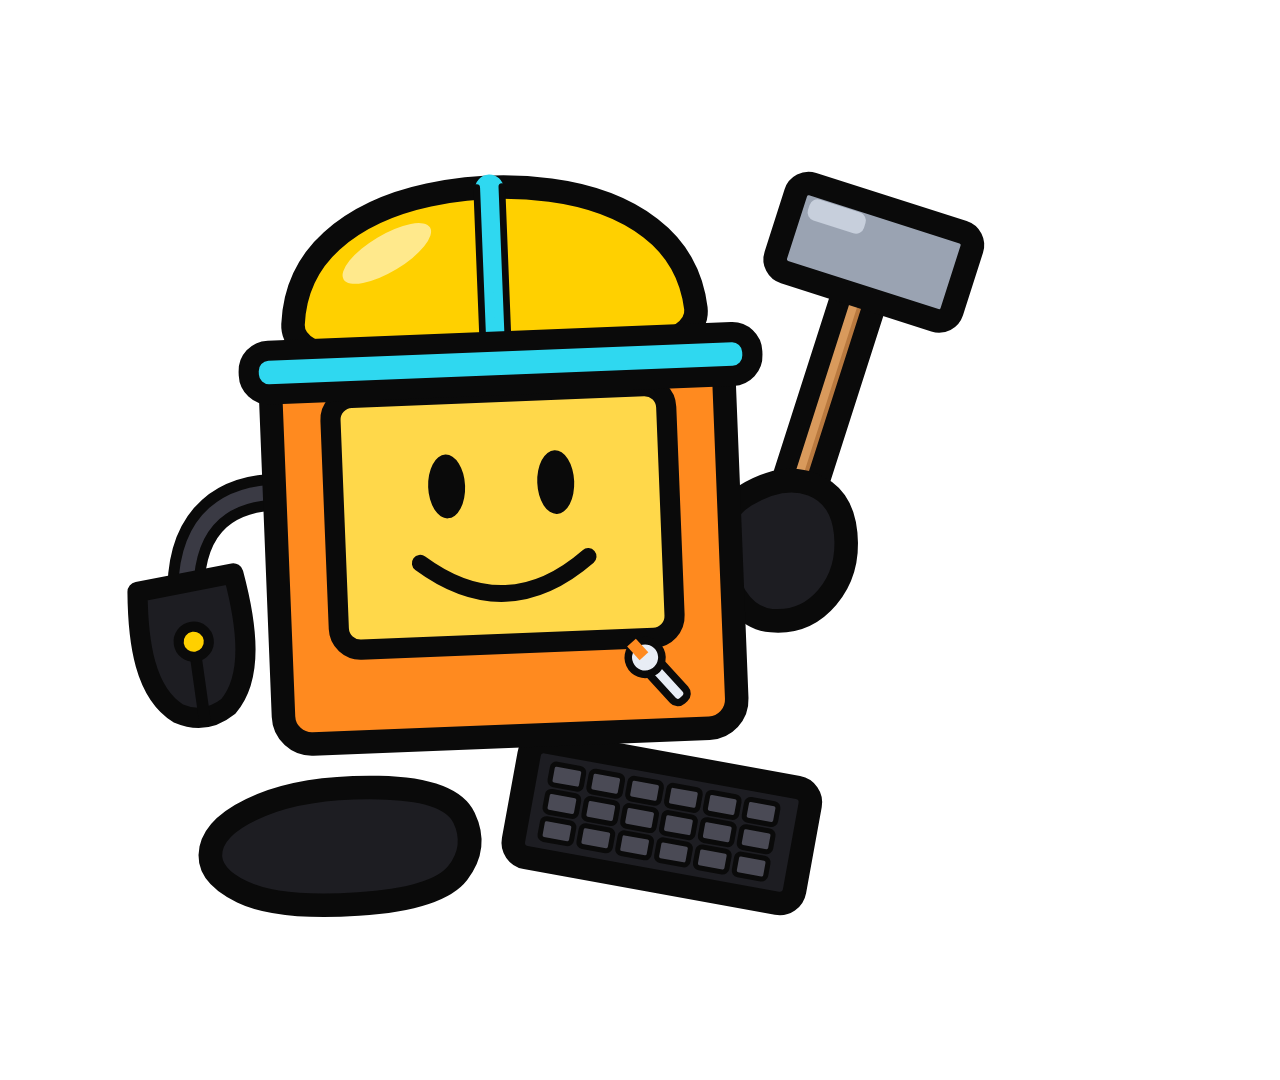
<file: tools/BroArt.html>
<!DOCTYPE html>
<!-- Arte de Builder Pyce (?p=builder, tipo Hammer Bro, guiño a Builderman de Roblox) y
     Miner Pyce (?p=miner, tipo Boomerang Bro: carcasa naranja, cristales rosas/lilas, brazo-ratón de cristal, poseído).
     Genera Enemigos/Pyces/<Builder|Miner> Pyce.png:
     msedge --headless --disable-gpu --hide-scrollbars --window-size=1080,1080
            --default-background-color=00000000 --screenshot="<png>" "file:///<ruta>/tools/BroArt.html?p=builder"
     Anatomía de los Pyces de tierra: monitor, pie (peana) abajo-izq, teclado abajo-dcha, ratón colgando del
     cable a la izquierda (espalda) y mano-paleta a la derecha. Miran a la DERECHA. -->
<html><head><meta charset="UTF-8">
<style>html,body{margin:0;background:transparent;overflow:hidden}canvas{display:block}</style></head>
<body><canvas id="c" width="1080" height="1080"></canvas>
<script>
const P = new URLSearchParams(location.search).get('p') || 'builder';
const c = document.getElementById('c'), x = c.getContext('2d');
const INK = '#0a0a0a', LW = 28;
x.lineJoin = 'round'; x.lineCap = 'round';

function path(pts, closed) {
  x.beginPath(); const n = pts.length;
  x.moveTo((pts[0][0] + pts[n - 1][0]) / 2, (pts[0][1] + pts[n - 1][1]) / 2);
  for (let i = 0; i < n; i++) { const a = pts[i], b = pts[(i + 1) % n]; x.quadraticCurveTo(a[0], a[1], (a[0] + b[0]) / 2, (a[1] + b[1]) / 2); }
  if (closed !== false) x.closePath();
}
function blob(pts, fill, lw) { path(pts); if (fill) { x.fillStyle = fill; x.fill(); } x.strokeStyle = INK; x.lineWidth = lw || LW; x.stroke(); }
function poly(pts, fill, lw) { x.beginPath(); pts.forEach(([a, b], i) => (i ? x.lineTo(a, b) : x.moveTo(a, b))); x.closePath(); if (fill) { x.fillStyle = fill; x.fill(); } x.strokeStyle = INK; x.lineWidth = lw || LW; x.stroke(); }
function rrect(px, py, w, h, r, fill, lw) { x.beginPath(); x.roundRect(px, py, w, h, r); if (fill) { x.fillStyle = fill; x.fill(); } x.strokeStyle = INK; x.lineWidth = lw || LW; x.stroke(); }
function line(pts, col, w) { x.beginPath(); pts.forEach(([a, b], i) => (i ? x.lineTo(a, b) : x.moveTo(a, b))); x.strokeStyle = col; x.lineWidth = w; x.stroke(); }
function cable(fn, col, wOut, wIn) { x.beginPath(); fn(); x.strokeStyle = INK; x.lineWidth = wOut; x.stroke(); x.beginPath(); fn(); x.strokeStyle = col; x.lineWidth = wIn; x.stroke(); }
// Ratón de los Pyces: borde de arriba plano (cable), "U" hacia abajo, rueda con palo hasta la curva
function mouse(mx, my, fill, wheel, rot) {
  x.save(); x.translate(mx, my); x.rotate(rot || 0);
  x.beginPath(); x.moveTo(-58, 0); x.lineTo(58, -6); x.bezierCurveTo(66, 60, 64, 120, 30, 150); x.quadraticCurveTo(0, 168, -30, 150); x.bezierCurveTo(-66, 120, -66, 60, -58, 0); x.closePath();
  x.fillStyle = fill; x.fill(); x.strokeStyle = INK; x.lineWidth = 24; x.stroke();
  line([[0, 86], [0, 160]], INK, 14);
  x.beginPath(); x.arc(0, 68, 18, 0, 7); x.fillStyle = wheel; x.fill(); x.strokeStyle = INK; x.lineWidth = 12; x.stroke();
  x.restore();
}
function keyboard(kx, ky, fill, keys, rot) {
  x.save(); x.translate(kx, ky); x.rotate(rot);
  rrect(-170, -70, 340, 140, 18, fill);
  x.fillStyle = keys; for (let r = 0; r < 3; r++) for (let k = 0; k < 6; k++) { x.beginPath(); x.roundRect(-140 + k * 47, -46 + r * 33, 38, 25, 5); x.fill(); x.strokeStyle = INK; x.lineWidth = 6; x.stroke(); }
  x.restore();
}
function foot(fill) { blob([[190, 860], [300, 820], [470, 830], [500, 900], [450, 960], [260, 965], [175, 920]], fill); }

x.save(); x.translate(500, 560); x.scale(0.84, 0.84); x.rotate(-0.04); x.translate(-540, -560);

if (P === 'builder') {
  const CASE = '#ff8a1f', SCR = '#ffd84a', BLK = '#1d1d22', HAT = '#ffd000', CYAN = '#2fd8f0';
  // martillo en la mano (detrás de la mano)
  x.save(); x.translate(905, 470); x.rotate(0.35);
  rrect(-20, -250, 40, 330, 14, '#b9793f');                     // mango de madera
  line([[-4, -220], [-4, 40]], '#d99a5c', 10);
  rrect(-110, -330, 220, 110, 16, '#9aa3b2');                   // cabeza
  x.fillStyle = '#c7cfdc'; x.beginPath(); x.roundRect(-90, -315, 70, 26, 10); x.fill();
  x.restore();
  // mano-paleta (negra, como los brazos de Builderman)
  blob([[790, 520], [880, 470], [950, 500], [955, 590], [900, 650], [820, 640]], BLK);
  // ratón negro colgando del cable
  cable(() => { x.moveTo(300, 470); x.bezierCurveTo(215, 460, 170, 500, 165, 578); }, '#3a3a44', 44, 18);
  mouse(165, 575, BLK, '#ffd000', -0.1);
  foot(BLK);
  keyboard(720, 880, BLK, '#4a4a55', 0.22);
  // monitor (torso naranja de Builderman)
  rrect(275, 300, 540, 470, 34, CASE);
  rrect(345, 360, 400, 300, 26, SCR, 24);
  // cara clásica de Roblox: dos ojos ovalados y sonrisa
  [[480, 470], [610, 470]].forEach(([ex, ey]) => { x.beginPath(); x.ellipse(ex, ey, 22, 38, 0, 0, 7); x.fillStyle = INK; x.fill(); });
  x.beginPath(); x.moveTo(445, 560); x.quadraticCurveTo(545, 640, 645, 560); x.strokeStyle = INK; x.lineWidth = 20; x.stroke();
  // pegatina de la llave inglesa en la carcasa
  x.save(); x.translate(735, 715); x.rotate(-0.7);
  rrect(-10, -38, 20, 64, 8, '#e8edf5', 9);
  x.beginPath(); x.arc(0, -42, 20, 0.35 * Math.PI, 2.65 * Math.PI); x.fillStyle = '#e8edf5'; x.fill(); x.strokeStyle = INK; x.lineWidth = 9; x.stroke();
  x.beginPath(); x.rect(-7, -66, 14, 22); x.fillStyle = CASE; x.fill();
  x.restore();
  // casco de obra amarillo con visera y franja cian (Builders Club)
  path([[300, 330], [310, 210], [400, 135], [545, 110], [690, 135], [780, 210], [790, 330]]);
  x.fillStyle = HAT; x.fill(); x.strokeStyle = INK; x.lineWidth = LW; x.stroke();
  line([[545, 118], [545, 318]], CYAN, 34); line([[545, 118], [545, 318]], INK, 0.01);
  x.beginPath(); x.moveTo(530, 116); x.lineTo(530, 318); x.moveTo(560, 116); x.lineTo(560, 318); x.strokeStyle = INK; x.lineWidth = 8; x.stroke();
  rrect(250, 300, 600, 52, 24, CYAN, 24);                       // visera
  x.fillStyle = 'rgba(255,255,255,0.55)'; x.beginPath(); x.ellipse(420, 190, 60, 22, -0.5, 0, 7); x.fill();
} else {
  const CASE = '#ff7a1a', CASED = '#d65a08', SCR = '#2a0f3a', PINK = '#ff6fc8', LIL = '#b48cff', LIGHT = '#ffd6f0';
  // Cristal: punta con faceta clara y sombra lila
  function crystal(cx, cy, w, h, rot) {
    x.save(); x.translate(cx, cy); x.rotate(rot);
    poly([[-w / 2, 0], [-w / 2, -h * 0.7], [0, -h], [w / 2, -h * 0.7], [w / 2, 0]], PINK, 20);
    x.beginPath(); x.moveTo(0, -h); x.lineTo(w / 2, -h * 0.7); x.lineTo(w / 2, 0); x.lineTo(0, 0); x.closePath(); x.fillStyle = LIL; x.fill();
    x.beginPath(); x.moveTo(-w * 0.28, -h * 0.12); x.lineTo(-w * 0.28, -h * 0.62); x.strokeStyle = LIGHT; x.lineWidth = 10; x.stroke();
    poly([[-w / 2, 0], [-w / 2, -h * 0.7], [0, -h], [w / 2, -h * 0.7], [w / 2, 0]], null, 20);
    x.restore();
  }
  // pico de cristal en la mano (lo que lanza como bumerán)
  x.save(); x.translate(915, 470); x.rotate(0.3);
  rrect(-18, -240, 36, 320, 14, '#7a4a2a');
  x.beginPath(); x.moveTo(-170, -200); x.quadraticCurveTo(0, -330, 170, -200); x.lineTo(140, -180); x.quadraticCurveTo(0, -270, -140, -180); x.closePath();
  x.fillStyle = PINK; x.fill(); x.strokeStyle = INK; x.lineWidth = 22; x.stroke();
  x.beginPath(); x.moveTo(-110, -215); x.quadraticCurveTo(0, -280, 110, -215); x.strokeStyle = LIGHT; x.lineWidth = 10; x.stroke();
  x.restore();
  blob([[790, 520], [880, 470], [950, 500], [955, 590], [900, 650], [820, 640]], CASE);
  // brazo-ratón de CRISTAL puro: cable de cristal en tramos + ratón de cristal
  [[300, 455, 250, 440], [250, 440, 200, 470], [200, 470, 168, 576]].forEach(([a, b, cc, d]) => { cable(() => { x.moveTo(a, b); x.lineTo(cc, d); }, PINK, 46, 22); });
  [[250, 440], [200, 470]].forEach(([a, b]) => { x.beginPath(); x.arc(a, b, 16, 0, 7); x.fillStyle = LIL; x.fill(); x.strokeStyle = INK; x.lineWidth = 10; x.stroke(); });
  mouse(165, 575, PINK, LIGHT, -0.1);
  x.save(); x.translate(165, 575); x.rotate(-0.1);
  x.beginPath(); x.moveTo(20, 10); x.bezierCurveTo(50, 60, 48, 110, 24, 140); x.lineTo(40, 20); x.closePath(); x.fillStyle = LIL; x.fill();
  line([[-34, 30], [-38, 100]], LIGHT, 10);
  x.restore();
  foot(CASED);
  keyboard(720, 880, CASED, '#5a2a10', 0.22);
  // cristales brotando de la espalda/arriba (detrás del monitor)
  crystal(330, 340, 110, 260, -0.55);
  crystal(430, 320, 130, 320, -0.2);
  crystal(560, 315, 100, 240, 0.12);
  crystal(680, 330, 120, 290, 0.45);
  // monitor naranja, con una grieta de la que asoma cristal
  rrect(275, 300, 540, 470, 34, CASE);
  rrect(345, 360, 400, 300, 26, SCR, 24);
  line([[275, 640], [320, 610], [305, 580], [345, 560]], INK, 12);
  crystal(800, 760, 60, 110, 0.6);
  crystal(300, 770, 50, 90, -0.5);
  // cara poseída: ojos rasgados que brillan rosa, sonrisa torcida con colmillos
  x.save(); x.shadowColor = PINK; x.shadowBlur = 40;
  [[470, 470, -0.35], [620, 470, 0.35]].forEach(([ex, ey, r]) => { x.save(); x.translate(ex, ey); x.rotate(r); x.beginPath(); x.ellipse(0, 0, 50, 20, 0, 0, 7); x.fillStyle = PINK; x.fill(); x.beginPath(); x.ellipse(0, 0, 12, 18, 0, 0, 7); x.fillStyle = '#fff'; x.fill(); x.restore(); });
  x.restore();
  x.beginPath(); x.moveTo(440, 575); x.quadraticCurveTo(500, 610, 545, 585); x.quadraticCurveTo(600, 620, 660, 565); x.strokeStyle = LIL; x.lineWidth = 16; x.stroke();
  x.fillStyle = LIGHT; [[480, 592], [610, 596]].forEach(([fx, fy]) => { x.beginPath(); x.moveTo(fx - 10, fy - 4); x.lineTo(fx + 10, fy - 4); x.lineTo(fx, fy + 22); x.closePath(); x.fill(); });
  // vetas de energía lila en la pantalla
  line([[370, 400], [400, 430], [390, 470]], 'rgba(180,140,255,0.6)', 8);
  line([[715, 620], [690, 600], [700, 570]], 'rgba(180,140,255,0.6)', 8);
}
x.restore();
</script></body></html>
</file>
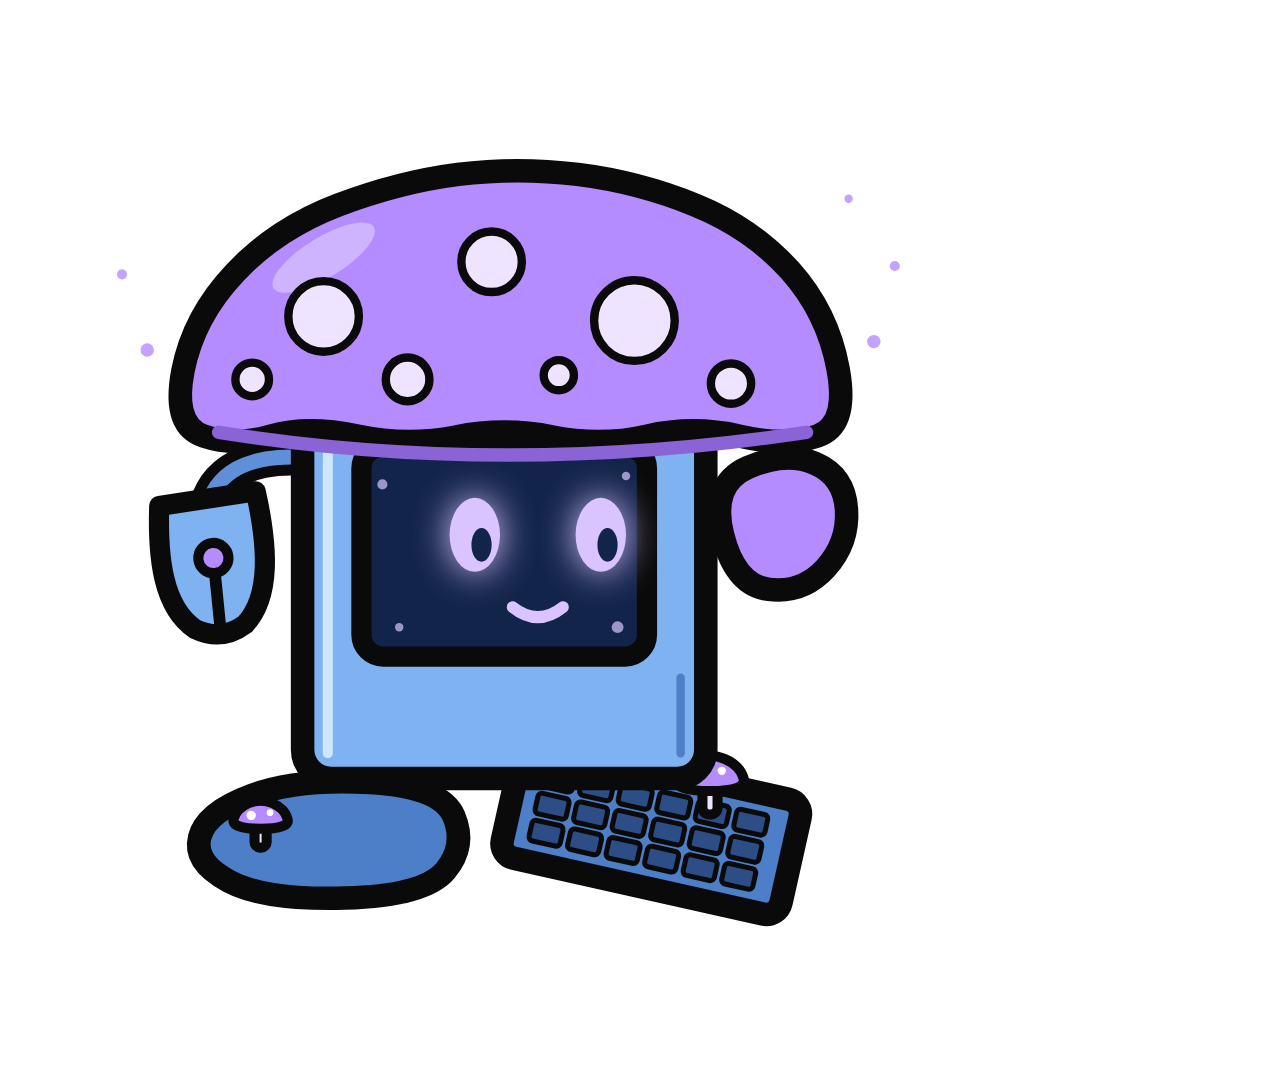
<file: tools/NightArt.html>
<!DOCTYPE html>
<!-- Arte de los Pyces de la noche y el bosque:
       ?p=mushroom  Mushroom Pyce  (seta lila + cuerpo azulado; la franja lisa de la carcasa es la que se estira)
       ?p=piranha   Pyceranha      (enredaderas saliendo de la pantalla + planta piraña azul brillante con puntos cian)
       ?p=vampire   Vampire Pyce   (azul pálido con rojo oscuro, capa, alas y la cara de un vampiro en la pantalla)
       ?p=bat       Bat Pyce       (un murciélago de alas abiertas, en horizontal)
     Genera Enemigos/Pyces/<nombre>.png con tools/NightArt.ps1 (msedge headless, 1080x1080, fondo transparente).
     Misma anatomía que BroArt: monitor, pie abajo-izq, teclado abajo-dcha, ratón colgando a la izquierda y mano a la derecha.
     Miran a la DERECHA. -->
<html><head><meta charset="UTF-8">
<style>html,body{margin:0;background:transparent;overflow:hidden}canvas{display:block}</style></head>
<body><canvas id="c" width="1080" height="1080"></canvas>
<script>
const P = new URLSearchParams(location.search).get('p') || 'mushroom';
const c = document.getElementById('c'), x = c.getContext('2d');
const INK = '#0a0a0a', LW = 28;
x.lineJoin = 'round'; x.lineCap = 'round';

function path(pts, closed) {
  x.beginPath(); const n = pts.length;
  x.moveTo((pts[0][0] + pts[n - 1][0]) / 2, (pts[0][1] + pts[n - 1][1]) / 2);
  for (let i = 0; i < n; i++) { const a = pts[i], b = pts[(i + 1) % n]; x.quadraticCurveTo(a[0], a[1], (a[0] + b[0]) / 2, (a[1] + b[1]) / 2); }
  if (closed !== false) x.closePath();
}
function blob(pts, fill, lw) { path(pts); if (fill) { x.fillStyle = fill; x.fill(); } x.strokeStyle = INK; x.lineWidth = lw || LW; x.stroke(); }
function poly(pts, fill, lw) { x.beginPath(); pts.forEach(([a, b], i) => (i ? x.lineTo(a, b) : x.moveTo(a, b))); x.closePath(); if (fill) { x.fillStyle = fill; x.fill(); } x.strokeStyle = INK; x.lineWidth = lw || LW; x.stroke(); }
function rrect(px, py, w, h, r, fill, lw) { x.beginPath(); x.roundRect(px, py, w, h, r); if (fill) { x.fillStyle = fill; x.fill(); } x.strokeStyle = INK; x.lineWidth = lw || LW; x.stroke(); }
function line(pts, col, w) { x.beginPath(); pts.forEach(([a, b], i) => (i ? x.lineTo(a, b) : x.moveTo(a, b))); x.strokeStyle = col; x.lineWidth = w; x.stroke(); }
function dot(cx, cy, r, fill, lw) { x.beginPath(); x.arc(cx, cy, r, 0, 7); if (fill) { x.fillStyle = fill; x.fill(); } if (lw) { x.strokeStyle = INK; x.lineWidth = lw; x.stroke(); } }
function oval(cx, cy, rx, ry, fill, rot, lw) { x.beginPath(); x.ellipse(cx, cy, rx, ry, rot || 0, 0, 7); if (fill) { x.fillStyle = fill; x.fill(); } if (lw) { x.strokeStyle = INK; x.lineWidth = lw; x.stroke(); } }
function cable(fn, col, wOut, wIn) { x.beginPath(); fn(); x.strokeStyle = INK; x.lineWidth = wOut; x.stroke(); x.beginPath(); fn(); x.strokeStyle = col; x.lineWidth = wIn; x.stroke(); }
// Ratón de los Pyces: borde de arriba plano (cable), "U" hacia abajo, rueda con palo hasta la curva
function mouse(mx, my, fill, wheel, rot) {
  x.save(); x.translate(mx, my); x.rotate(rot || 0);
  x.beginPath(); x.moveTo(-58, 0); x.lineTo(58, -6); x.bezierCurveTo(66, 60, 64, 120, 30, 150); x.quadraticCurveTo(0, 168, -30, 150); x.bezierCurveTo(-66, 120, -66, 60, -58, 0); x.closePath();
  x.fillStyle = fill; x.fill(); x.strokeStyle = INK; x.lineWidth = 24; x.stroke();
  line([[0, 86], [0, 160]], INK, 14);
  x.beginPath(); x.arc(0, 68, 18, 0, 7); x.fillStyle = wheel; x.fill(); x.strokeStyle = INK; x.lineWidth = 12; x.stroke();
  x.restore();
}
function keyboard(kx, ky, fill, keys, rot) {
  x.save(); x.translate(kx, ky); x.rotate(rot);
  rrect(-170, -70, 340, 140, 18, fill);
  x.fillStyle = keys; for (let r = 0; r < 3; r++) for (let k = 0; k < 6; k++) { x.beginPath(); x.roundRect(-140 + k * 47, -46 + r * 33, 38, 25, 5); x.fill(); x.strokeStyle = INK; x.lineWidth = 6; x.stroke(); }
  x.restore();
}
function foot(fill) { blob([[190, 860], [300, 820], [470, 830], [500, 900], [450, 960], [260, 965], [175, 920]], fill); }
// Seta pequeña (cabeza + pie)
function mini(cx, cy, s, cap, stem, spot) {
  rrect(cx - 9 * s, cy - 6 * s, 18 * s, 34 * s, 8 * s, stem, 12);
  path([[cx - 44 * s, cy], [cx - 36 * s, cy - 30 * s], [cx, cy - 46 * s], [cx + 36 * s, cy - 30 * s], [cx + 44 * s, cy]]);
  x.fillStyle = cap; x.fill(); x.strokeStyle = INK; x.lineWidth = 12; x.stroke();
  dot(cx - 14 * s, cy - 20 * s, 7 * s, spot); dot(cx + 14 * s, cy - 24 * s, 5 * s, spot);
}
function leaf(lx, ly, len, rot, fill) {
  x.save(); x.translate(lx, ly); x.rotate(rot);
  x.beginPath(); x.moveTo(0, 0); x.quadraticCurveTo(len * 0.45, -len * 0.42, len, 0); x.quadraticCurveTo(len * 0.45, len * 0.42, 0, 0); x.closePath();
  x.fillStyle = fill; x.fill(); x.strokeStyle = INK; x.lineWidth = 14; x.stroke();
  line([[len * 0.1, 0], [len * 0.75, 0]], 'rgba(0,0,0,0.35)', 6);
  x.restore();
}

x.save();
if (P === 'bat') { x.translate(540, 540); x.scale(0.95, 0.95); x.translate(-540, -540); }
else { x.translate(500, 560); x.scale(0.84, 0.84); x.rotate(P === 'mushroom' ? 0 : -0.04); x.translate(-540, -560); }

if (P === 'mushroom') {
  const CAP = '#b48cff', CAPD = '#8a63d6', SPOT = '#efe4ff', BLU = '#7fb2f0', BLUD = '#4d7fc9', SCR = '#13244a', GLOW = '#d9c4ff';
  // ratón azulado colgando del cable (termina antes de la franja que se estira)
  cable(() => { x.moveTo(330, 440); x.bezierCurveTo(250, 430, 205, 450, 192, 495); }, '#5f8fd8', 44, 18);
  mouse(192, 490, BLU, CAP, -0.1);
  // mano-paleta lila (por encima de la franja)
  blob([[790, 470], [880, 430], [950, 460], [955, 540], [900, 600], [820, 590]], CAP);
  foot(BLUD);
  keyboard(720, 880, BLUD, '#2c4d86', 0.22);
  mini(790, 835, 1, CAP, SPOT, '#ffffff'); mini(255, 880, 0.8, CAP, SPOT, '#ffffff');
  // carcasa azulada alargada: de y=340 a y=820. La franja lisa y=690..780 es la que se estira.
  rrect(305, 340, 480, 480, 34, BLU);
  line([[335, 430], [335, 790]], '#cfe6ff', 12);
  line([[755, 700], [755, 790]], BLUD, 10);
  // pantalla: el Pyce que queda dentro, con ojos que brillan lila
  rrect(375, 425, 340, 250, 26, SCR, 24);
  // mirada hacia la derecha (->): ojos y boca desplazados
  x.save(); x.translate(40, 0);
  x.save(); x.shadowColor = GLOW; x.shadowBlur = 36;
  oval(470, 530, 30, 44, GLOW); oval(620, 530, 30, 44, GLOW);
  x.restore();
  oval(478, 542, 12, 20, SCR); oval(628, 542, 12, 20, SCR);
  x.beginPath(); x.moveTo(515, 616); x.quadraticCurveTo(545, 640, 575, 616); x.strokeStyle = GLOW; x.lineWidth = 14; x.stroke();
  x.restore();
  [[400, 470, 6], [690, 460, 5], [420, 640, 5], [680, 640, 7]].forEach(([a, b, r]) => dot(a, b, r, 'rgba(217,196,255,0.7)'));
  // sombrero de seta que se come el monitor
  path([[150, 400], [175, 270], [275, 165], [420, 110], [560, 92], [705, 110], [840, 165], [930, 265], [955, 400], [880, 425], [770, 400], [660, 425], [545, 402], [430, 425], [310, 400], [225, 425]]);
  x.fillStyle = CAP; x.fill(); x.strokeStyle = INK; x.lineWidth = LW; x.stroke();
  // láminas bajo el sombrero
  x.beginPath(); x.moveTo(205, 408); x.quadraticCurveTo(545, 462, 905, 408); x.strokeStyle = CAPD; x.lineWidth = 16; x.stroke();
  x.fillStyle = 'rgba(255,255,255,0.35)'; x.beginPath(); x.ellipse(330, 200, 70, 24, -0.55, 0, 7); x.fill();
  [[330, 270, 42], [530, 205, 36], [700, 275, 48], [430, 345, 26], [815, 350, 24], [245, 345, 20], [610, 340, 18]].forEach(([a, b, r]) => dot(a, b, r, SPOT, 10));
  // esporas
  [[120, 310, 8], [90, 220, 6], [985, 300, 8], [1010, 210, 6], [955, 130, 5]].forEach(([a, b, r]) => dot(a, b, r, 'rgba(180,140,255,0.8)'));
} else if (P === 'piranha') {
  // inclinación hacia delante: la parte alta del Pyce se desplaza a la derecha (anclaje en y=560)
  x.save();
  const CASE = '#2f7a4f', CASED = '#1d5236', SCR = '#0e2a1c', VINE = '#3fcf5a', VINED = '#1e7a35', PLANT = '#2f9bff', PLANTD = '#1f6fe0', DOT = '#2ff0ff', MOUTH = '#7a1030', GLOW = '#a8ffb8';
  // ratón verde oscuro colgando del cable
  // el cable nace detrás de la carcasa (se dibuja antes del monitor)
  cable(() => { x.moveTo(420, 450); x.bezierCurveTo(300, 440, 200, 480, 165, 578); }, VINE, 46, 22);
  // enredadera al teclado: va por detrás del teclado (se dibuja antes que él)
  cable(() => { x.moveTo(420, 705); x.bezierCurveTo(430, 780, 500, 800, 575, 840); }, VINED, 44, 20);
  leaf(575, 840, 70, 0.6, VINE);
  mouse(165, 575, CASED, VINE, -0.1);
  // mano-paleta
  blob([[790, 560], [880, 510], [950, 540], [955, 630], [900, 690], [820, 680]], CASE);
  foot(CASED);
  keyboard(720, 880, CASED, '#0f2e1d', 0.22);
  leaf(300, 905, 90, -2.4, VINE);
  // monitor y pantalla desplazados a la derecha: todo el Pyce mira hacia ->
  x.save(); x.translate(45, 0);
  rrect(275, 330, 540, 440, 34, CASE);
  rrect(345, 390, 400, 290, 26, SCR, 24);
  // cara: un ojo asoma, el otro está tapado por la enredadera. Toda la cara va desplazada a la derecha (mira ->)
  x.save(); x.translate(55, 0);
  x.save(); x.shadowColor = GLOW; x.shadowBlur = 32;
  oval(470, 500, 28, 40, GLOW);
  x.restore();
  // pupila mirando a la derecha (->)
  oval(486, 512, 10, 17, SCR);
  // cejas enfadadas: caen hacia el centro
  line([[428, 452], [500, 482]], GLOW, 16);
  line([[600, 482], [660, 452]], GLOW, 16);
  // boca en frown, con los dientes apretados
  x.beginPath(); x.moveTo(440, 640); x.quadraticCurveTo(515, 585, 590, 640); x.strokeStyle = GLOW; x.lineWidth = 14; x.stroke();
  x.restore();
  // pantalla rota: impacto con anillo, grietas que salen de él y trozos de cristal que faltan
  const CRACK = 'rgba(225,245,235,0.9)';
  x.fillStyle = '#050b08';
  [[[590, 552], [650, 546], [640, 602], [598, 598]], [[378, 585], [420, 575], [412, 632], [372, 625]], [[600, 470], [648, 462], [652, 515], [606, 520]]].forEach((pts) => { x.beginPath(); pts.forEach(([a, b], i) => (i ? x.lineTo(a, b) : x.moveTo(a, b))); x.closePath(); x.fill(); });
  [[[480, 440], [456, 472], [500, 500], [462, 542], [522, 586], [506, 628]], [[480, 440], [542, 456], [578, 426], [628, 468], [658, 452]], [[456, 472], [404, 456], [372, 492]], [[500, 500], [562, 522], [612, 506], [652, 556]], [[462, 542], [410, 578], [384, 632]], [[578, 426], [598, 396], [634, 394]], [[542, 456], [530, 420], [500, 396]]].forEach((pts) => { x.beginPath(); pts.forEach(([a, b], i) => (i ? x.lineTo(a, b) : x.moveTo(a, b))); x.strokeStyle = CRACK; x.lineWidth = 5; x.stroke(); });
  x.beginPath(); x.arc(480, 440, 15, 0, 7); x.strokeStyle = CRACK; x.lineWidth = 4; x.stroke();
  x.restore();
  // enredaderas: salen de la pantalla, cruzan la carcasa y suben al tallo de la planta
  cable(() => { x.moveTo(720, 600); x.bezierCurveTo(640, 560, 700, 470, 640, 420); }, VINE, 42, 20);
  cable(() => { x.moveTo(560, 650); x.bezierCurveTo(470, 690, 360, 640, 330, 560); x.bezierCurveTo(305, 500, 345, 450, 330, 400); }, VINE, 40, 18);
  leaf(640, 430, 90, -2.1, VINE); leaf(330, 420, 85, -1.0, VINE); leaf(345, 600, 80, 2.4, VINED);
  // brazos de enredadera: uno sale del monitor hacia la mano, otro baja hacia el pie
  cable(() => { x.moveTo(745, 520); x.bezierCurveTo(800, 470, 880, 520, 862, 596); }, VINE, 46, 22);
  leaf(862, 596, 70, 0.6, VINE);
  // tallo (sale de la esquina de la pantalla y sube a la planta)
  cable(() => { x.moveTo(735, 470); x.bezierCurveTo(840, 470, 800, 400, 850, 330); }, VINE, 62, 38);
  // planta piraña azul brillante: boca abierta hacia la derecha (cabeza grande, 3 dientes arriba y 3 abajo)
  // cabeza de perfil: la planta mira a la derecha (->). Boca abierta hacia el lado, dientes en las dos mandíbulas
  // cabeza girada hacia la derecha: giro sobre la base del cuello (800,340)
  x.save(); x.translate(0, -24); x.translate(800, 340); x.rotate(0.15); x.translate(-800, -340);
  // interior de la boca (abierta hacia la derecha)
  // lengua roja: empieza después de la bisagra y asoma hacia la derecha
  poly([[795, 337], [1000, 330], [1060, 352], [995, 359], [795, 351]], MOUTH, 10);
  // bisagra cerrada: une las mandíbulas detrás, dejando la abertura solo hacia la derecha
  dot(782, 320, 32, PLANTD, 16);
  // mandíbula superior girada hacia arriba: bisagra en la parte de atrás (760,305)
  x.save(); x.translate(760, 305); x.rotate(0.04); x.translate(-760, -305);
  // dientes de la mandíbula superior (apuntan abajo)
  [[900, 300], [960, 298], [1010, 292]].forEach(([a, b]) => poly([[a - 20, b - 4], [a + 20, b - 4], [a, b + 42]], '#ffffff', 8));
  // mandíbula inferior abierta: gira hacia abajo sobre la bisagra de atrás (760,340)
  x.save(); x.translate(760, 340); x.rotate(0.12); x.translate(-760, -340);
  // dientes de la mandíbula inferior (apuntan arriba)
  [[880, 340], [935, 342]].forEach(([a, b]) => poly([[a - 20, b + 4], [a + 20, b + 4], [a, b - 42]], '#ffffff', 8));
  // mandíbula inferior
  blob([[760, 330], [950, 346], [1012, 384], [930, 402], [800, 392], [760, 370]], PLANTD);
  x.restore();
  // mandíbula superior: hocico que apunta a la derecha
  blob([[760, 200], [840, 150], [940, 160], [1030, 240], [1042, 290], [960, 306], [760, 306]], PLANT);
  // ojo mirando a la derecha
  dot(850, 218, 22, '#ffffff', 8); dot(862, 218, 10, DOT);
  // puntos cian del cráneo
  [[800, 250, 13], [830, 290, 9], [900, 185, 10]].forEach(([a, b, r]) => dot(a, b, r, DOT, 6));
  x.fillStyle = 'rgba(255,255,255,0.5)'; x.beginPath(); x.ellipse(820, 175, 46, 14, -0.45, 0, 7); x.fill();
  x.restore();
  x.restore();
  x.restore();} else if (P === 'vampire') {
  const PALE = '#bcd0ee', PALED = '#8fa8d6', RED = '#8b1224', REDD = '#5a0a16', FACE = '#e9f0fb', HAIR = '#14101c', EYE = '#ff2a4a';
  // alas detrás del cuerpo (membrana roja, huesos negros)
  poly([[310, 440], [170, 230], [95, 215], [60, 150], [30, 270], [75, 330], [45, 420], [120, 410], [95, 500], [200, 470], [250, 540]], RED);
  line([[310, 440], [95, 215]], INK, 14); line([[310, 440], [45, 420]], INK, 14); line([[310, 440], [95, 500]], INK, 14);
  poly([[790, 440], [930, 230], [1005, 215], [1040, 150], [1070, 270], [1025, 330], [1055, 420], [980, 410], [1005, 500], [900, 470], [850, 540]], RED);
  line([[790, 440], [1005, 215]], INK, 14); line([[790, 440], [1055, 420]], INK, 14); line([[790, 440], [1005, 500]], INK, 14);
  // capa
  poly([[300, 340], [235, 540], [245, 790], [830, 800], [850, 540], [785, 340]], REDD);
  // cuello alto de la capa (dos picos)
  poly([[290, 350], [250, 160], [410, 330]], RED); poly([[800, 350], [845, 160], [680, 330]], RED);
  poly([[295, 345], [268, 215], [370, 335]], PALE, 12); poly([[795, 345], [826, 215], [725, 335]], PALE, 12);
  // ratón y mano
  cable(() => { x.moveTo(300, 480); x.bezierCurveTo(215, 470, 170, 510, 165, 588); }, '#7d90b8', 44, 18);
  mouse(165, 585, PALE, RED, -0.1);
  blob([[790, 540], [880, 490], [950, 520], [955, 610], [900, 670], [820, 660]], PALE);
  foot(REDD);
  keyboard(720, 885, REDD, '#2a0510', 0.22);
  // monitor azul pálido con la cara de un vampiro en la pantalla
  rrect(275, 330, 540, 440, 34, PALE);
  line([[300, 430], [300, 720]], '#e4eeff', 12);
  // pantalla y cara desplazadas a la derecha (->)
  x.save(); x.translate(40, 0);
  rrect(345, 385, 400, 300, 26, FACE, 24);
  poly([[355, 395], [735, 395], [735, 470], [610, 480], [545, 440], [480, 480], [355, 470]], HAIR, 10);   // pelo con pico en la frente
  x.save(); x.shadowColor = EYE; x.shadowBlur = 30;
  [[470, 535, -0.3], [620, 535, 0.3]].forEach(([ex, ey, r]) => oval(ex, ey, 40, 17, EYE, r));
  x.restore();
  [[470, 535], [620, 535]].forEach(([ex, ey]) => oval(ex, ey, 7, 15, INK));
  line([[425, 495], [505, 510]], INK, 12); line([[665, 495], [585, 510]], INK, 12);
  x.beginPath(); x.moveTo(470, 610); x.quadraticCurveTo(545, 645, 620, 610); x.strokeStyle = INK; x.lineWidth = 14; x.stroke();
  [[505, 626], [585, 626]].forEach(([a, b]) => poly([[a - 13, b - 12], [a + 13, b - 12], [a, b + 32]], '#ffffff', 8));
  poly([[545, 700], [575, 730], [545, 760], [515, 730]], EYE, 12);   // broche
  x.restore();
} else {
  // BAT: murciélago de alas abiertas en horizontal (el cuerpo es un monitorcito)
  const PALE = '#bcd0ee', RED = '#8b1224', REDD = '#5a0a16', SCR = '#1a1330', EYE = '#ff2a4a';
  const wing = (m) => {
    const X = (v) => (m ? 1080 - v : v);
    x.beginPath(); [[440, 450], [300, 335], [135, 262], [70, 305], [100, 365], [40, 435], [110, 470], [80, 545], [185, 522], [250, 592], [335, 532], [430, 565]].forEach(([a, b], i) => (i ? x.lineTo(X(a), b) : x.moveTo(X(a), b)));
    x.closePath(); x.fillStyle = RED; x.fill(); x.strokeStyle = INK; x.lineWidth = LW; x.stroke();
    [[135, 262], [40, 435], [80, 545], [250, 592]].forEach(([a, b]) => line([[X(440), 462], [X(a), b]], INK, 14));
  };
  wing(false); wing(true);
  // orejas puntiagudas
  poly([[450, 400], [425, 285], [515, 365]], PALE); poly([[630, 400], [655, 285], [565, 365]], PALE);
  poly([[455, 385], [440, 322], [490, 372]], RED, 8); poly([[625, 385], [640, 322], [590, 372]], RED, 8);
  // patitas
  oval(490, 600, 24, 14, REDD, 0, 12); oval(590, 600, 24, 14, REDD, 0, 12);
  // cuerpo: monitorcito con cara de murciélago
  rrect(425, 385, 230, 215, 38, PALE);
  // cara desplazada a la derecha (->)
  x.save(); x.translate(25, 0);
  rrect(458, 418, 164, 140, 20, SCR, 20);
  x.save(); x.shadowColor = EYE; x.shadowBlur = 24;
  [[505, 475, -0.25], [575, 475, 0.25]].forEach(([ex, ey, r]) => oval(ex, ey, 24, 12, EYE, r));
  x.restore();
  [[505, 475], [575, 475]].forEach(([ex, ey]) => oval(ex, ey, 5, 10, INK));
  x.beginPath(); x.moveTo(505, 520); x.quadraticCurveTo(540, 540, 575, 520); x.strokeStyle = '#d6e2f7'; x.lineWidth = 9; x.stroke();
  [[518, 527], [562, 527]].forEach(([a, b]) => poly([[a - 8, b - 6], [a + 8, b - 6], [a, b + 20]], '#ffffff', 6));
  x.restore();
}
x.restore();
</script></body></html>
</file>
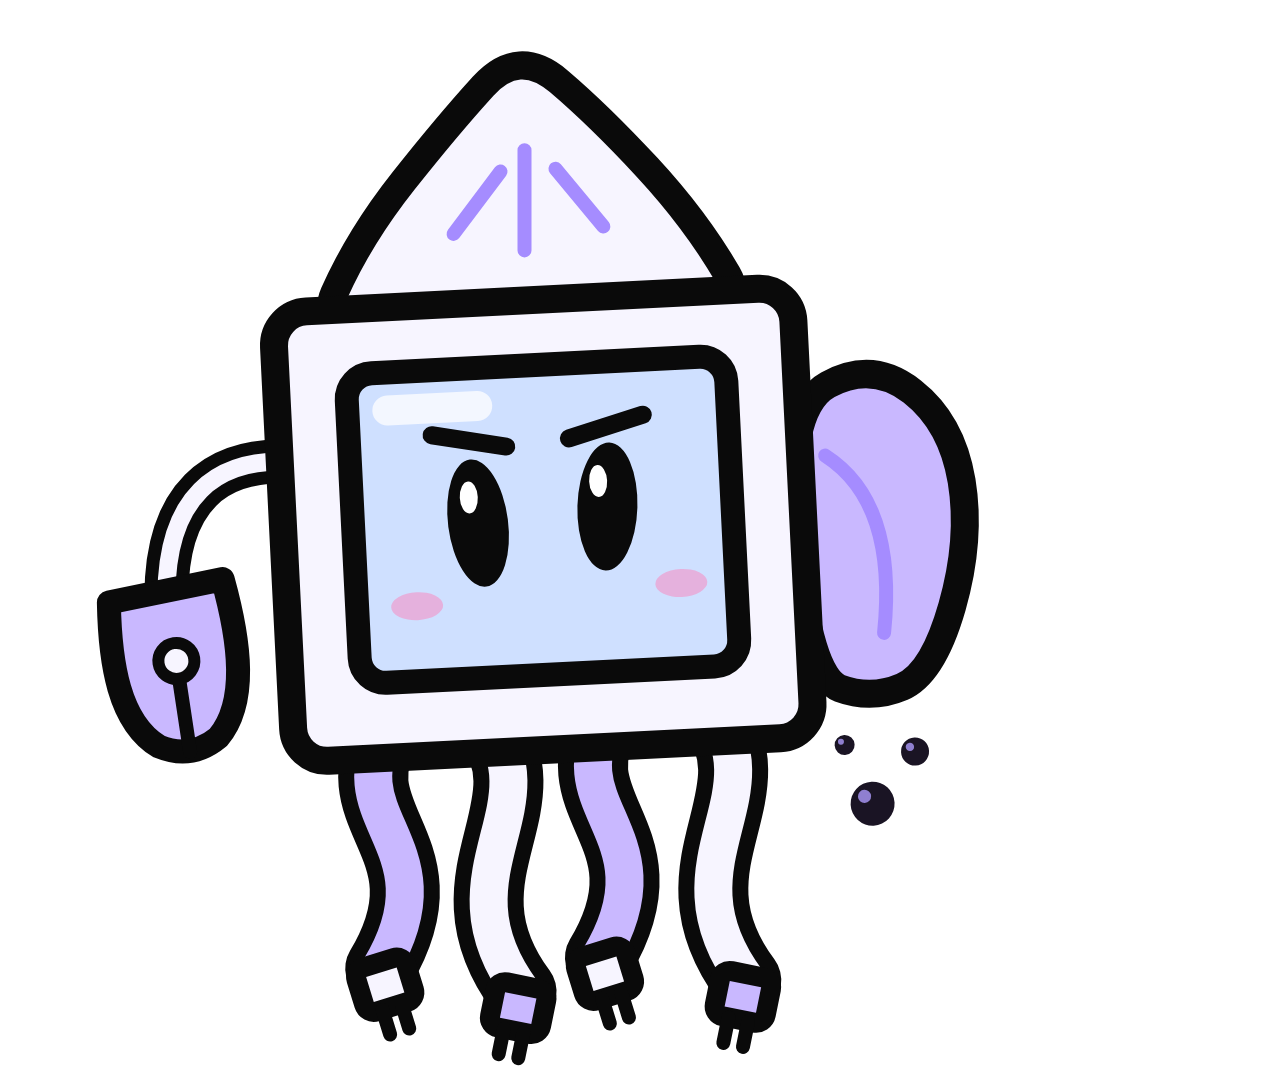
<file: tools/SquidArt.html>
<!DOCTYPE html>
<!-- Arte del Squid Pyce (familia Pysh, tipo Blooper). Genera Enemigos/Pyces/Squid Pyce.png:
     msedge --headless --disable-gpu --hide-scrollbars --window-size=1080,1080
            --default-background-color=00000000 --screenshot="<ruta png>" "file:///<ruta>/tools/SquidArt.html"
     Estilo de los Pyces: monitor con contorno negro grueso y colores planos, mirando a la DERECHA.
     Manto de calamar arriba, tentaculos = cables con clavija, raton colgando del cable (como el Pysh). -->
<html><head><meta charset="UTF-8">
<style>html,body{margin:0;background:transparent;overflow:hidden}canvas{display:block}</style></head>
<body><canvas id="c" width="1080" height="1080"></canvas>
<script>
const c = document.getElementById('c'), x = c.getContext('2d');
const INK = '#0a0a0a', BODY = '#f7f5ff', SCREEN = '#cfe0ff', ACC = '#c9b8ff', ACC2 = '#a58cff';
const LW = 28;
x.lineJoin = 'round'; x.lineCap = 'round';

// Trazo "a mano": polígono suavizado con un pequeño temblor determinista
function wob(i) { return Math.sin(i * 12.9898) * 43758.5453 % 1; }
function blob(pts, fill, lw) {
  x.beginPath();
  const n = pts.length;
  const p = pts.map(([px, py], i) => [px + wob(i + px) * 4, py + wob(i * 3 + py) * 4]);
  x.moveTo((p[0][0] + p[n - 1][0]) / 2, (p[0][1] + p[n - 1][1]) / 2);
  for (let i = 0; i < n; i++) { const a = p[i], b = p[(i + 1) % n]; x.quadraticCurveTo(a[0], a[1], (a[0] + b[0]) / 2, (a[1] + b[1]) / 2); }
  x.closePath();
  if (fill) { x.fillStyle = fill; x.fill(); }
  x.strokeStyle = INK; x.lineWidth = lw || LW; x.stroke();
}
function rrect(px, py, w, h, r, fill, lw) {
  x.beginPath(); x.roundRect(px, py, w, h, r);
  if (fill) { x.fillStyle = fill; x.fill(); }
  x.strokeStyle = INK; x.lineWidth = lw || LW; x.stroke();
}
// Cable relleno (contorno negro + interior de color)
function cable(path, col, wOut, wIn) {
  x.beginPath(); path(); x.strokeStyle = INK; x.lineWidth = wOut; x.stroke();
  x.beginPath(); path(); x.strokeStyle = col; x.lineWidth = wIn; x.stroke();
}

x.save();
x.translate(540, 560); x.rotate(-0.05); x.translate(-540, -560);

// --- Tentáculos (cables) detrás del monitor, ondulados, acabados en clavija
const tent = [[380, -1], [480, 1], [600, -1], [705, 1]];
tent.forEach(([tx, s], i) => {
  const y0 = 720, y1 = 960 + (i % 2) * 30;
  const path = () => { x.moveTo(tx, y0); x.bezierCurveTo(tx + s * 60, y0 + 90, tx - s * 60, y1 - 120, tx + s * 20, y1); };
  cable(path, i % 2 ? BODY : ACC, 70, 38);
  // clavija
  x.save(); x.translate(tx + s * 20, y1); x.rotate(s * 0.25);
  rrect(-26, -6, 52, 46, 10, i % 2 ? ACC : BODY, 20);
  x.beginPath(); x.moveTo(-10, 40); x.lineTo(-10, 66); x.moveTo(10, 40); x.lineTo(10, 66); x.strokeStyle = INK; x.lineWidth = 14; x.stroke();
  x.restore();
});

// --- Raton colgando del cable, a la espalda (izquierda), como el Pysh
cable(() => { x.moveTo(300, 450); x.bezierCurveTo(220, 440, 170, 480, 165, 578); }, BODY, 44, 18);
// Ratón como el de los demás Pyces: cuelga del cable por el borde de ARRIBA (plano),
// cuerpo en "U" redondeado hacia abajo y la rueda: una línea desde arriba hasta un circulito.
x.save(); x.translate(165, 575); x.rotate(-0.1);
x.beginPath();
x.moveTo(-58, 0); x.lineTo(58, -6);                       // borde de arriba (plano, algo inclinado)
x.bezierCurveTo(66, 60, 64, 120, 30, 150);                // lado derecho
x.quadraticCurveTo(0, 168, -30, 150);                     // culo redondeado
x.bezierCurveTo(-66, 120, -66, 60, -58, 0);               // lado izquierdo
x.closePath(); x.fillStyle = ACC; x.fill(); x.strokeStyle = INK; x.lineWidth = 24; x.stroke();
// la rueda arriba y el palo baja hasta la curva del culo
x.beginPath(); x.moveTo(0, 86); x.lineTo(0, 160); x.strokeStyle = INK; x.lineWidth = 14; x.stroke();
x.beginPath(); x.arc(0, 68, 18, 0, 7); x.fillStyle = BODY; x.fill(); x.strokeStyle = INK; x.lineWidth = 12; x.stroke();
x.restore();

// --- Aleta lateral (delante, a la derecha)
blob([[790, 420], [880, 380], [960, 440], [975, 560], [930, 690], [860, 720], [800, 690]], ACC, LW);
x.beginPath(); x.moveTo(830, 470); x.quadraticCurveTo(900, 520, 880, 650); x.strokeStyle = ACC2; x.lineWidth = 14; x.stroke();

// --- Manto de calamar (punta arriba), por detrás del monitor
blob([[320, 340], [380, 230], [470, 120], [545, 50], [620, 120], [710, 230], [770, 340]], BODY, LW);
// rejilla de ventilación del monitor en el manto
x.strokeStyle = ACC2; x.lineWidth = 14;
[[470, 230, 520, 170], [540, 250, 545, 150], [620, 230, 575, 170]].forEach(([a, b, cc, d]) => { x.beginPath(); x.moveTo(a, b); x.lineTo(cc, d); x.stroke(); });

// --- Monitor (cuerpo)
rrect(285, 300, 520, 450, 34, BODY);
// pantalla
rrect(355, 365, 380, 310, 26, SCREEN, 24);
// brillo de la pantalla
x.fillStyle = 'rgba(255,255,255,0.75)'; x.beginPath(); x.roundRect(380, 388, 120, 30, 15); x.fill();

// --- Cara: ojos alargados estilo Blooper con cejas decididas
[[480, 520], [610, 510]].forEach(([ex, ey], i) => {
  x.beginPath(); x.ellipse(ex, ey, 30, 64, i ? 0.08 : -0.08, 0, Math.PI * 2); x.fillStyle = INK; x.fill();
  x.beginPath(); x.ellipse(ex - 8, ey - 26, 9, 16, 0, 0, Math.PI * 2); x.fillStyle = '#fff'; x.fill();
});
x.strokeStyle = INK; x.lineWidth = 18;
x.beginPath(); x.moveTo(438, 430); x.lineTo(512, 445); x.stroke();
x.beginPath(); x.moveTo(575, 440); x.lineTo(650, 420); x.stroke();
// coloretes
x.fillStyle = 'rgba(255,120,180,0.45)';
x.beginPath(); x.ellipse(415, 600, 26, 14, 0, 0, 7); x.fill();
x.beginPath(); x.ellipse(680, 590, 26, 14, 0, 0, 7); x.fill();

// --- Gotitas de tinta (detalle)
[[860, 820, 22], [905, 770, 14], [835, 760, 10]].forEach(([dx, dy, r]) => {
  x.beginPath(); x.arc(dx, dy, r, 0, 7); x.fillStyle = '#1a1424'; x.fill();
  x.beginPath(); x.arc(dx - r * 0.35, dy - r * 0.35, r * 0.3, 0, 7); x.fillStyle = '#8f7fd0'; x.fill();
});

x.restore();
</script></body></html>
</file>
